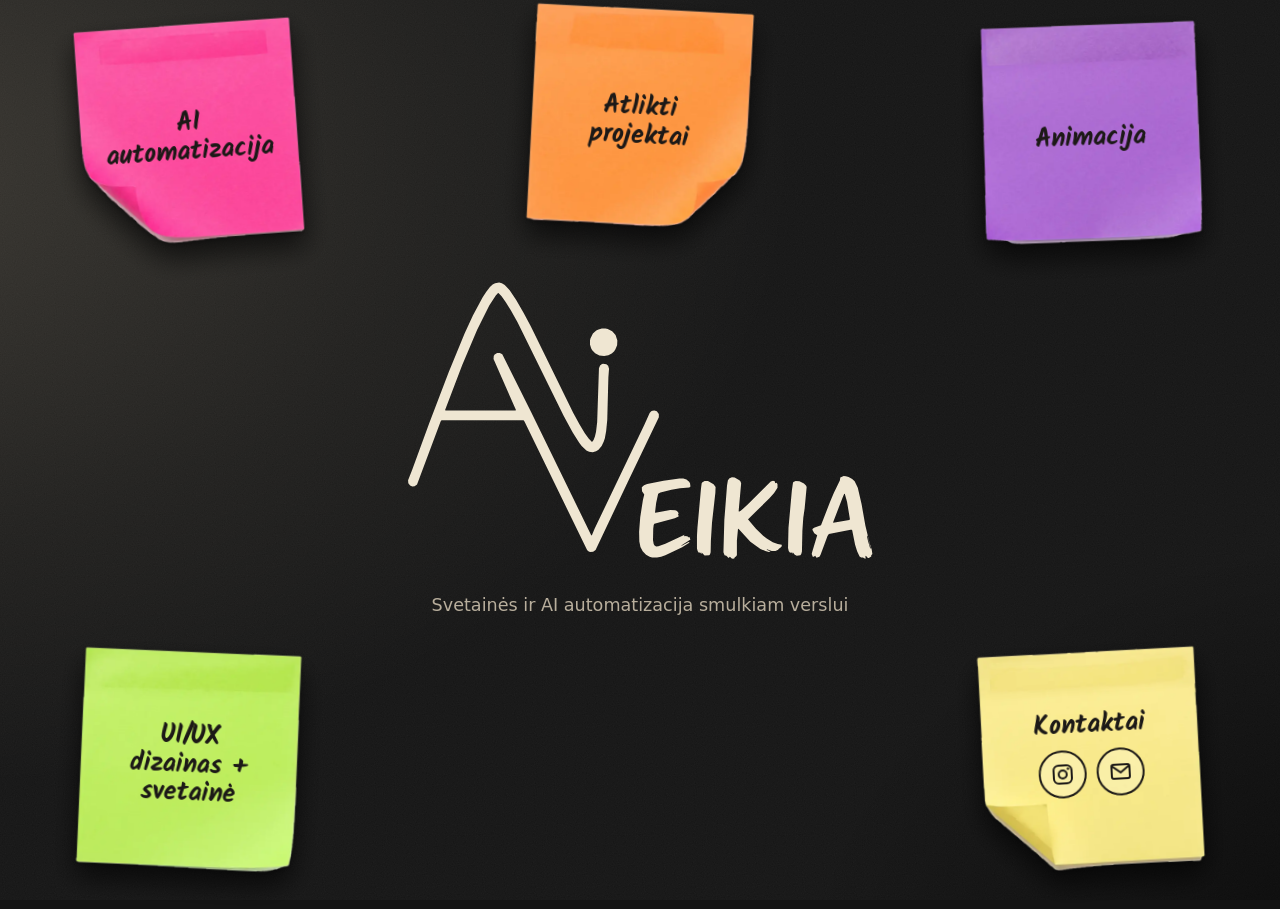
<file: index.html>
<!DOCTYPE html>
<html lang="lt">
<head>
<meta charset="utf-8">
<meta name="viewport" content="width=device-width, initial-scale=1">
<title>AI VEIKIA — svetainės ir AI automatizacija smulkiam verslui</title>
<meta name="description" content="Kuriu greitas svetaines ir automatizuoju kasdienius verslo darbus. Elektrėnai, dirbu su klientais visoje Lietuvoje.">
<link rel="canonical" href="https://aiveikia.lt/">
<meta name="theme-color" content="#141414">
<link rel="icon" href="/assets/logo.svg" type="image/svg+xml">
<link rel="preconnect" href="https://fonts.googleapis.com">
<link rel="preconnect" href="https://fonts.gstatic.com" crossorigin>
<link rel="stylesheet" href="https://fonts.googleapis.com/css2?family=Kalam:wght@700&display=swap">
<link rel="stylesheet" href="/assets/site.css">
<meta property="og:title" content="AI VEIKIA">
<meta property="og:description" content="Svetainės ir AI automatizacija smulkiam verslui.">
<meta property="og:type" content="website">
<script type="application/ld+json">
{"@context":"https://schema.org","@type":"ProfessionalService","name":"AI VEIKIA","url":"https://aiveikia.lt/","email":"infoaiveikia@gmail.com","sameAs":["https://www.instagram.com/aiveikia/"],"description":"Svetainės ir AI automatizacija smulkiam verslui.","address":{"@type":"PostalAddress","addressLocality":"Elektrėnai","addressCountry":"LT"},"areaServed":{"@type":"Country","name":"Lietuva"}}
</script>
<script>try{if(sessionStorage.getItem('aiv-intro'))document.documentElement.classList.add('no-intro')}catch(e){}</script>
</head>
<body>
<main class="home-wrap">
  <h1 class="home-logo"><img src="/assets/logo.svg" alt="AI VEIKIA" width="2140" height="1310"><span class="tag">Svetainės ir AI automatizacija smulkiam verslui</span></h1>
  <nav aria-label="Pagrindinė navigacija"><ul class="home-notes">
    <li><a class="note n-pink vt-ai" style="--r:-4deg" href="/ai-automatizacija/">AI automatizacija</a></li>
    <li><a class="note n-orange vt-projects" style="--r:3deg" href="/atlikti-projektai/">Atlikti projektai</a></li>
    <li><a class="note n-purple vt-anim" style="--r:-2deg" href="/animacija/">Animacija</a></li>
    <li><a class="note n-green vt-uiux" style="--r:2.5deg" href="/ui-ux-dizainas/">UI/UX dizainas + svetainė</a></li>
    <li><div class="note n-yellow vt-contact" style="--r:-3deg"><a class="note-title" href="/kontaktai/">Kontaktai</a><span class="icons"><a class="icon" href="https://www.instagram.com/aiveikia/" target="_blank" rel="noopener" aria-label="Instagram @aiveikia (atsidaro naujame lange)"><svg viewBox="0 0 24 24" aria-hidden="true" focusable="false" fill="none" stroke="currentColor" stroke-width="2"><rect x="3" y="3" width="18" height="18" rx="5"/><circle cx="12" cy="12" r="4"/><circle cx="17.5" cy="6.5" r="1.2" fill="currentColor" stroke="none"/></svg></a><button type="button" class="icon" data-copy="infoaiveikia@gmail.com" aria-describedby="home-copied" aria-label="Nukopijuoti el. paštą infoaiveikia@gmail.com"><svg viewBox="0 0 24 24" aria-hidden="true" focusable="false" fill="none" stroke="currentColor" stroke-width="2" stroke-linejoin="round"><rect x="3" y="5" width="18" height="14" rx="2"/><path d="M3.5 6.5 12 13l8.5-6.5"/></svg></button></span><span class="copied" id="home-copied" role="status" aria-live="polite"></span></div></li>
  </ul></nav>
</main>
<button type="button" class="skip">Praleisti</button>
<script src="/assets/site.js" defer></script>
</body>
</html>
</file>
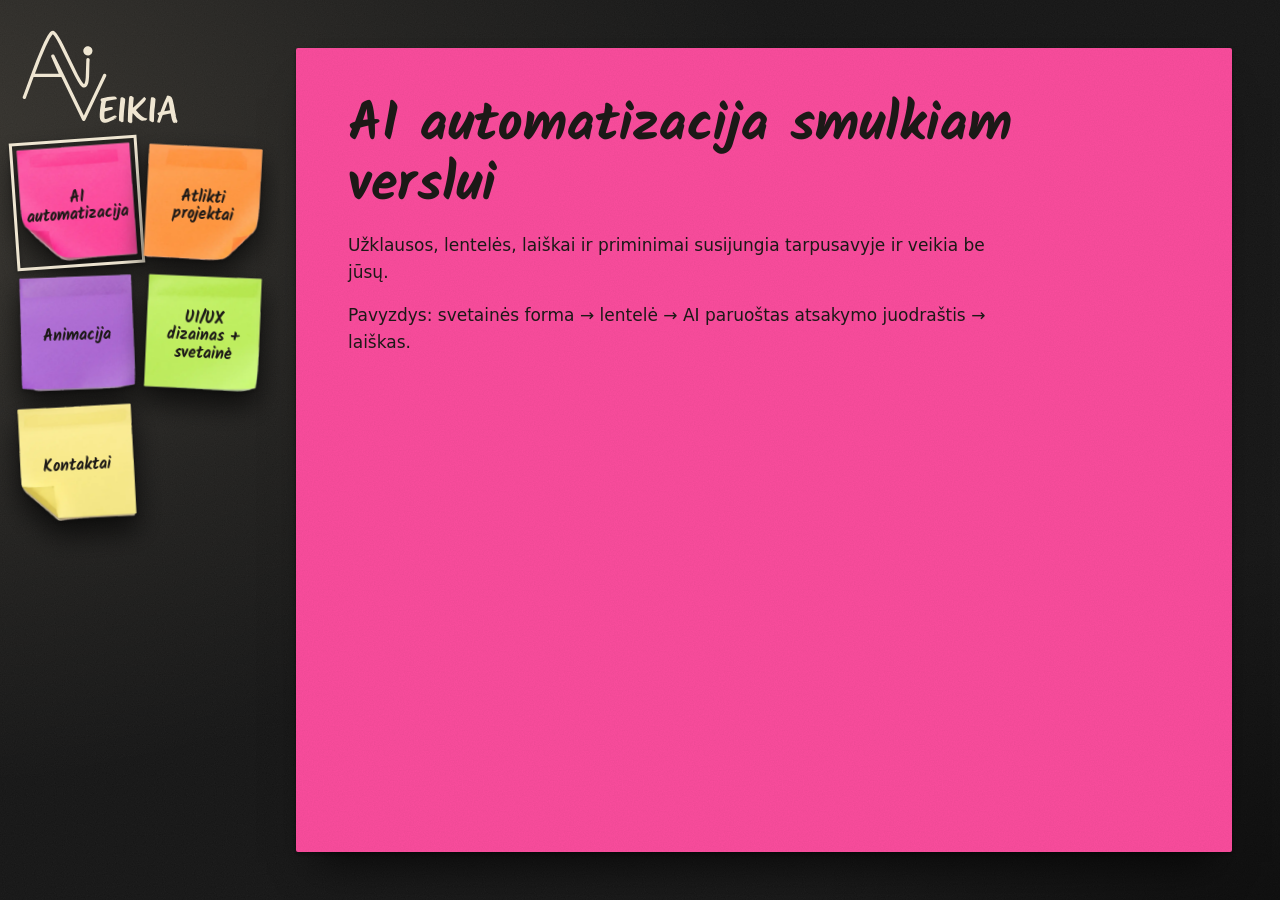
<file: ai-automatizacija/index.html>
<!DOCTYPE html>
<html lang="lt">
<head>
<meta charset="utf-8">
<meta name="viewport" content="width=device-width, initial-scale=1">
<title>AI automatizacija — AI VEIKIA</title>
<meta name="description" content="AI automatizacija smulkiam verslui: užklausos, lentelės, laiškai ir priminimai veikia be jūsų.">
<link rel="canonical" href="https://aiveikia.lt/ai-automatizacija/">
<meta name="theme-color" content="#141414">
<link rel="icon" href="/assets/logo.svg" type="image/svg+xml">
<link rel="preconnect" href="https://fonts.googleapis.com">
<link rel="preconnect" href="https://fonts.gstatic.com" crossorigin>
<link rel="stylesheet" href="https://fonts.googleapis.com/css2?family=Kalam:wght@700&display=swap">
<link rel="stylesheet" href="/assets/site.css">
</head>
<body>
<div class="page">
  <aside class="side">
    <a class="brand" href="/"><img src="/assets/logo.svg" alt="AI VEIKIA – pradžia" width="2140" height="1310"></a>
    <nav aria-label="Pagrindinė navigacija"><ul>
      <li><a class="note n-pink" style="--r:-4deg" href="/ai-automatizacija/" aria-current="page">AI automatizacija</a></li>
      <li><a class="note n-orange" style="--r:3deg" href="/atlikti-projektai/">Atlikti projektai</a></li>
      <li><a class="note n-purple" style="--r:-2deg" href="/animacija/">Animacija</a></li>
      <li><a class="note n-green" style="--r:2.5deg" href="/ui-ux-dizainas/">UI/UX dizainas + svetainė</a></li>
      <li><a class="note n-yellow" style="--r:-3deg" href="/kontaktai/">Kontaktai</a></li>
    </ul></nav>
  </aside>
  <main class="sheet s-pink vt-ai">
<h1>AI automatizacija smulkiam verslui</h1>
<p>Užklausos, lentelės, laiškai ir priminimai susijungia tarpusavyje ir veikia be jūsų.</p>
<p>Pavyzdys: svetainės forma → lentelė → AI paruoštas atsakymo juodraštis → laiškas.</p>
  </main>
</div>
<details class="mmenu">
  <summary><img src="/assets/logo.svg" alt="" width="2140" height="1310"><span>MENIU</span></summary>
  <nav class="mpanel" aria-label="Meniu">
    <a class="home-link" href="/">Pradžia</a>
    <a class="note n-orange" style="--r:3deg" href="/atlikti-projektai/">Atlikti projektai</a>
<a class="note n-purple" style="--r:-2deg" href="/animacija/">Animacija</a>
<a class="note n-green" style="--r:2.5deg" href="/ui-ux-dizainas/">UI/UX dizainas + svetainė</a>
<a class="note n-yellow" style="--r:-3deg" href="/kontaktai/">Kontaktai</a>
  </nav>
</details>
<script src="/assets/site.js" defer></script>
</body>
</html>
</file>
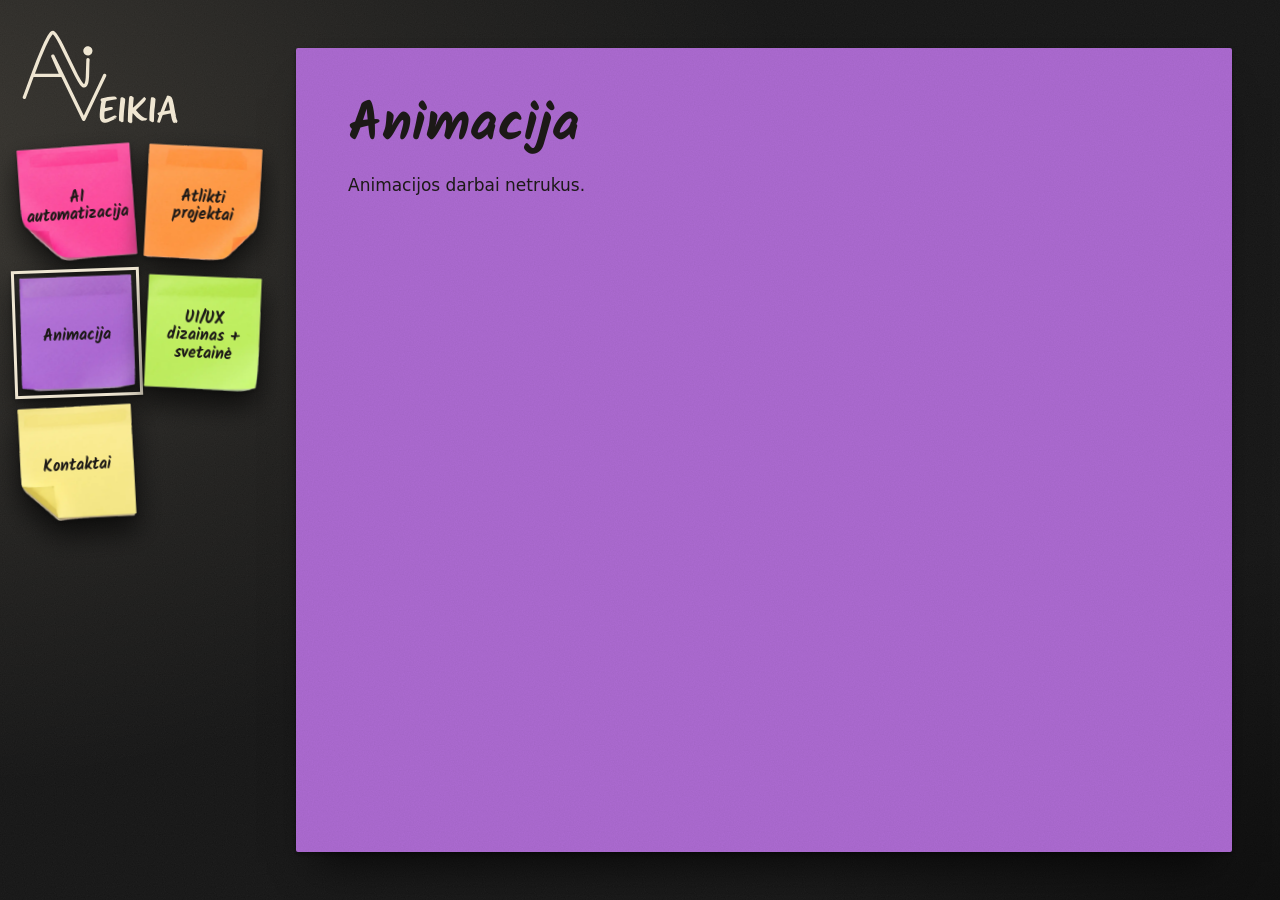
<file: animacija/index.html>
<!DOCTYPE html>
<html lang="lt">
<head>
<meta charset="utf-8">
<meta name="viewport" content="width=device-width, initial-scale=1">
<title>Animacija — AI VEIKIA</title>
<meta name="description" content="AI VEIKIA animacijos darbai.">
<link rel="canonical" href="https://aiveikia.lt/animacija/">
<meta name="theme-color" content="#141414">
<link rel="icon" href="/assets/logo.svg" type="image/svg+xml">
<link rel="preconnect" href="https://fonts.googleapis.com">
<link rel="preconnect" href="https://fonts.gstatic.com" crossorigin>
<link rel="stylesheet" href="https://fonts.googleapis.com/css2?family=Kalam:wght@700&display=swap">
<link rel="stylesheet" href="/assets/site.css">
</head>
<body>
<div class="page">
  <aside class="side">
    <a class="brand" href="/"><img src="/assets/logo.svg" alt="AI VEIKIA – pradžia" width="2140" height="1310"></a>
    <nav aria-label="Pagrindinė navigacija"><ul>
      <li><a class="note n-pink" style="--r:-4deg" href="/ai-automatizacija/">AI automatizacija</a></li>
      <li><a class="note n-orange" style="--r:3deg" href="/atlikti-projektai/">Atlikti projektai</a></li>
      <li><a class="note n-purple" style="--r:-2deg" href="/animacija/" aria-current="page">Animacija</a></li>
      <li><a class="note n-green" style="--r:2.5deg" href="/ui-ux-dizainas/">UI/UX dizainas + svetainė</a></li>
      <li><a class="note n-yellow" style="--r:-3deg" href="/kontaktai/">Kontaktai</a></li>
    </ul></nav>
  </aside>
  <main class="sheet s-purple vt-anim">
<h1>Animacija</h1>
<p>Animacijos darbai netrukus.</p>
  </main>
</div>
<details class="mmenu">
  <summary><img src="/assets/logo.svg" alt="" width="2140" height="1310"><span>MENIU</span></summary>
  <nav class="mpanel" aria-label="Meniu">
    <a class="home-link" href="/">Pradžia</a>
    <a class="note n-pink" style="--r:-4deg" href="/ai-automatizacija/">AI automatizacija</a>
<a class="note n-orange" style="--r:3deg" href="/atlikti-projektai/">Atlikti projektai</a>
<a class="note n-green" style="--r:2.5deg" href="/ui-ux-dizainas/">UI/UX dizainas + svetainė</a>
<a class="note n-yellow" style="--r:-3deg" href="/kontaktai/">Kontaktai</a>
  </nav>
</details>
<script src="/assets/site.js" defer></script>
</body>
</html>
</file>
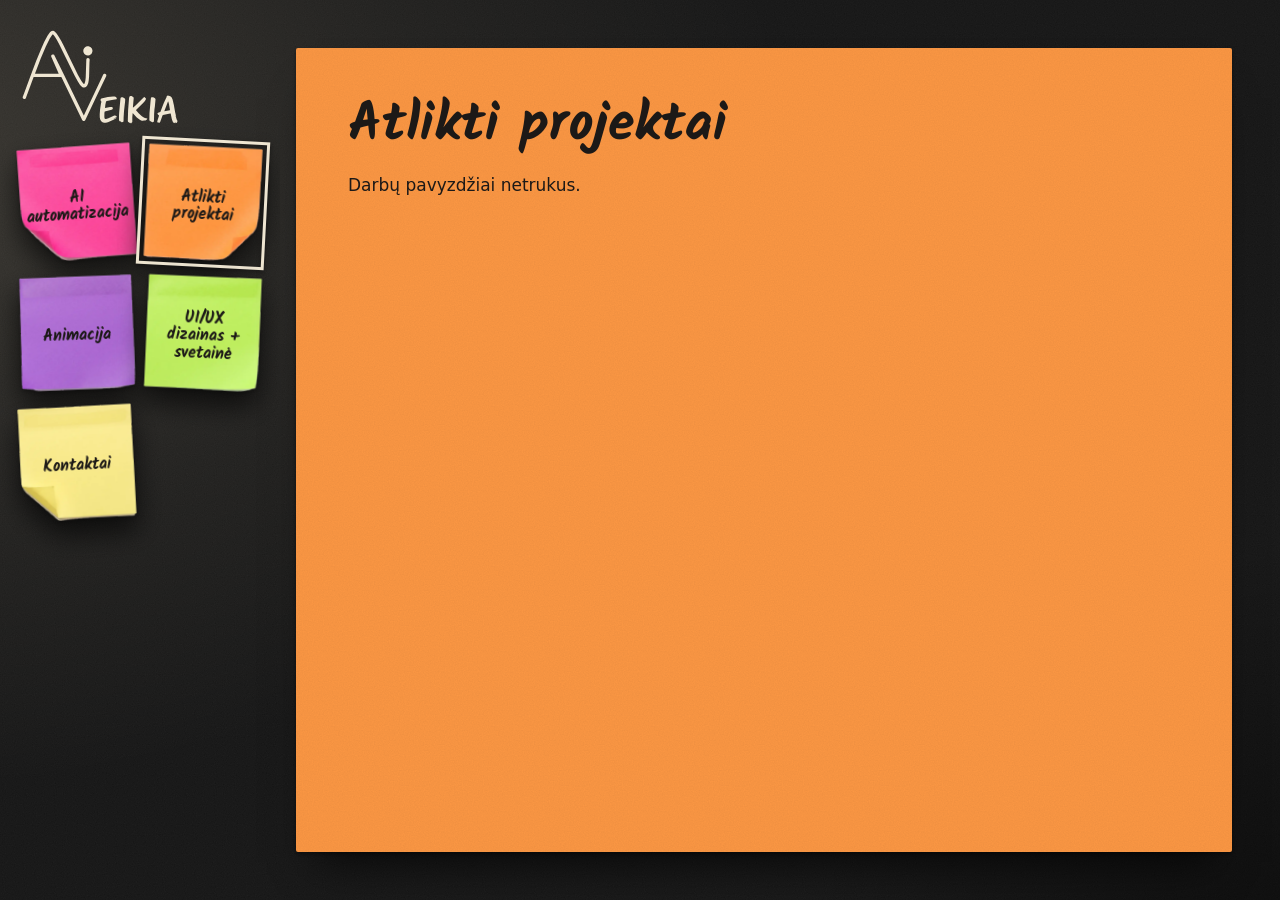
<file: atlikti-projektai/index.html>
<!DOCTYPE html>
<html lang="lt">
<head>
<meta charset="utf-8">
<meta name="viewport" content="width=device-width, initial-scale=1">
<title>Atlikti projektai — AI VEIKIA</title>
<meta name="description" content="AI VEIKIA atlikti darbai ir darbų pavyzdžiai.">
<link rel="canonical" href="https://aiveikia.lt/atlikti-projektai/">
<meta name="theme-color" content="#141414">
<link rel="icon" href="/assets/logo.svg" type="image/svg+xml">
<link rel="preconnect" href="https://fonts.googleapis.com">
<link rel="preconnect" href="https://fonts.gstatic.com" crossorigin>
<link rel="stylesheet" href="https://fonts.googleapis.com/css2?family=Kalam:wght@700&display=swap">
<link rel="stylesheet" href="/assets/site.css">
</head>
<body>
<div class="page">
  <aside class="side">
    <a class="brand" href="/"><img src="/assets/logo.svg" alt="AI VEIKIA – pradžia" width="2140" height="1310"></a>
    <nav aria-label="Pagrindinė navigacija"><ul>
      <li><a class="note n-pink" style="--r:-4deg" href="/ai-automatizacija/">AI automatizacija</a></li>
      <li><a class="note n-orange" style="--r:3deg" href="/atlikti-projektai/" aria-current="page">Atlikti projektai</a></li>
      <li><a class="note n-purple" style="--r:-2deg" href="/animacija/">Animacija</a></li>
      <li><a class="note n-green" style="--r:2.5deg" href="/ui-ux-dizainas/">UI/UX dizainas + svetainė</a></li>
      <li><a class="note n-yellow" style="--r:-3deg" href="/kontaktai/">Kontaktai</a></li>
    </ul></nav>
  </aside>
  <main class="sheet s-orange vt-projects">
<h1>Atlikti projektai</h1>
<p>Darbų pavyzdžiai netrukus.</p>
  </main>
</div>
<details class="mmenu">
  <summary><img src="/assets/logo.svg" alt="" width="2140" height="1310"><span>MENIU</span></summary>
  <nav class="mpanel" aria-label="Meniu">
    <a class="home-link" href="/">Pradžia</a>
    <a class="note n-pink" style="--r:-4deg" href="/ai-automatizacija/">AI automatizacija</a>
<a class="note n-purple" style="--r:-2deg" href="/animacija/">Animacija</a>
<a class="note n-green" style="--r:2.5deg" href="/ui-ux-dizainas/">UI/UX dizainas + svetainė</a>
<a class="note n-yellow" style="--r:-3deg" href="/kontaktai/">Kontaktai</a>
  </nav>
</details>
<script src="/assets/site.js" defer></script>
</body>
</html>
</file>
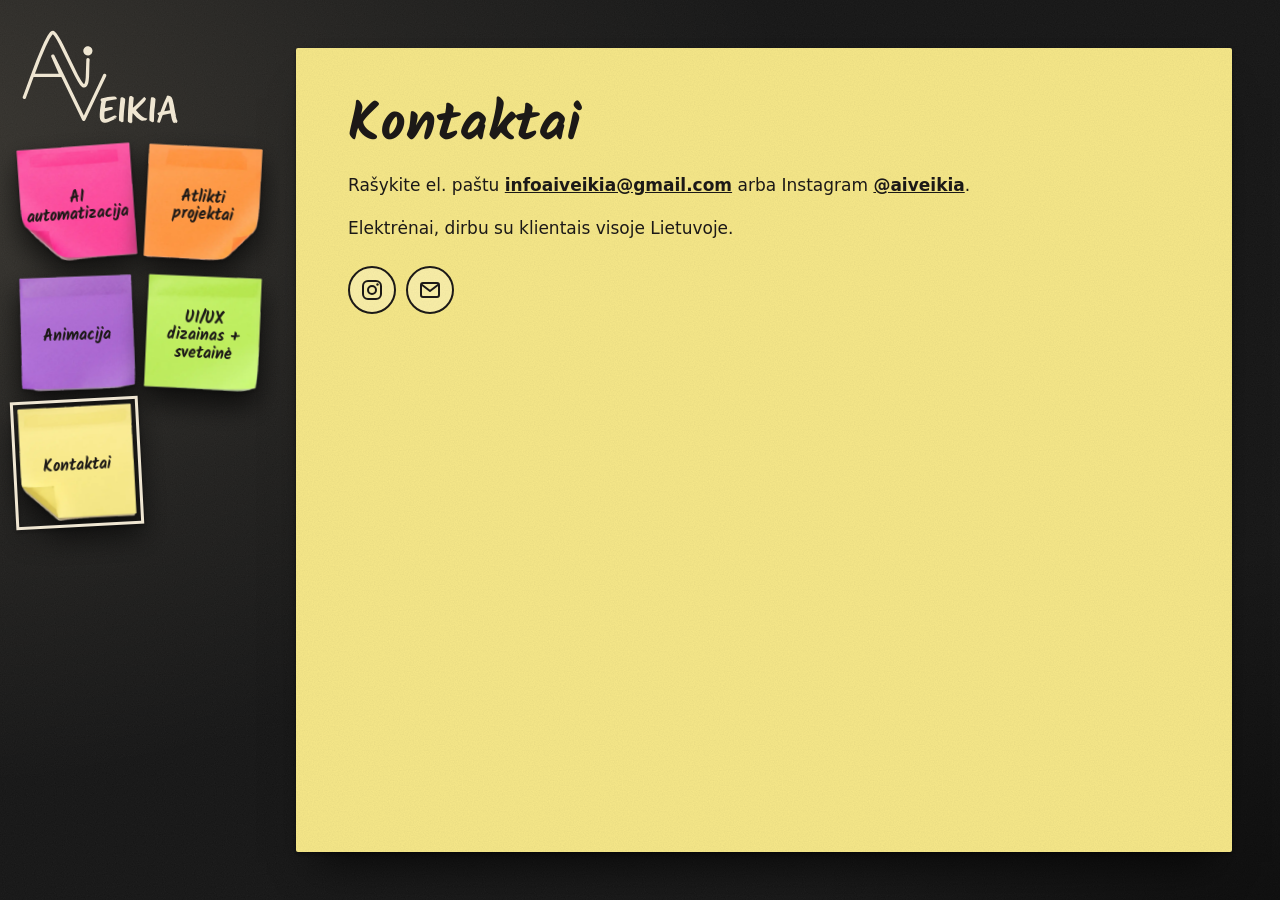
<file: kontaktai/index.html>
<!DOCTYPE html>
<html lang="lt">
<head>
<meta charset="utf-8">
<meta name="viewport" content="width=device-width, initial-scale=1">
<title>Kontaktai — AI VEIKIA</title>
<meta name="description" content="Susisiekite su AI VEIKIA: infoaiveikia@gmail.com, Instagram @aiveikia. Elektrėnai, Lietuva.">
<link rel="canonical" href="https://aiveikia.lt/kontaktai/">
<meta name="theme-color" content="#141414">
<link rel="icon" href="/assets/logo.svg" type="image/svg+xml">
<link rel="preconnect" href="https://fonts.googleapis.com">
<link rel="preconnect" href="https://fonts.gstatic.com" crossorigin>
<link rel="stylesheet" href="https://fonts.googleapis.com/css2?family=Kalam:wght@700&display=swap">
<link rel="stylesheet" href="/assets/site.css">
</head>
<body>
<div class="page">
  <aside class="side">
    <a class="brand" href="/"><img src="/assets/logo.svg" alt="AI VEIKIA – pradžia" width="2140" height="1310"></a>
    <nav aria-label="Pagrindinė navigacija"><ul>
      <li><a class="note n-pink" style="--r:-4deg" href="/ai-automatizacija/">AI automatizacija</a></li>
      <li><a class="note n-orange" style="--r:3deg" href="/atlikti-projektai/">Atlikti projektai</a></li>
      <li><a class="note n-purple" style="--r:-2deg" href="/animacija/">Animacija</a></li>
      <li><a class="note n-green" style="--r:2.5deg" href="/ui-ux-dizainas/">UI/UX dizainas + svetainė</a></li>
      <li><a class="note n-yellow" style="--r:-3deg" href="/kontaktai/" aria-current="page">Kontaktai</a></li>
    </ul></nav>
  </aside>
  <main class="sheet s-yellow vt-contact">
<h1>Kontaktai</h1>
<p>Rašykite el. paštu <a href="mailto:infoaiveikia@gmail.com">infoaiveikia@gmail.com</a> arba Instagram <a href="https://www.instagram.com/aiveikia/" target="_blank" rel="noopener">@aiveikia</a>.</p>
<p>Elektrėnai, dirbu su klientais visoje Lietuvoje.</p>
<div class="contact-row"><span class="icons"><a class="icon" href="https://www.instagram.com/aiveikia/" target="_blank" rel="noopener" aria-label="Instagram @aiveikia (atsidaro naujame lange)"><svg viewBox="0 0 24 24" aria-hidden="true" focusable="false" fill="none" stroke="currentColor" stroke-width="2"><rect x="3" y="3" width="18" height="18" rx="5"/><circle cx="12" cy="12" r="4"/><circle cx="17.5" cy="6.5" r="1.2" fill="currentColor" stroke="none"/></svg></a><button type="button" class="icon" data-copy="infoaiveikia@gmail.com" aria-describedby="page-copied" aria-label="Nukopijuoti el. paštą infoaiveikia@gmail.com"><svg viewBox="0 0 24 24" aria-hidden="true" focusable="false" fill="none" stroke="currentColor" stroke-width="2" stroke-linejoin="round"><rect x="3" y="5" width="18" height="14" rx="2"/><path d="M3.5 6.5 12 13l8.5-6.5"/></svg></button></span><span class="copied" id="page-copied" role="status" aria-live="polite"></span></div>
  </main>
</div>
<details class="mmenu">
  <summary><img src="/assets/logo.svg" alt="" width="2140" height="1310"><span>MENIU</span></summary>
  <nav class="mpanel" aria-label="Meniu">
    <a class="home-link" href="/">Pradžia</a>
    <a class="note n-pink" style="--r:-4deg" href="/ai-automatizacija/">AI automatizacija</a>
<a class="note n-orange" style="--r:3deg" href="/atlikti-projektai/">Atlikti projektai</a>
<a class="note n-purple" style="--r:-2deg" href="/animacija/">Animacija</a>
<a class="note n-green" style="--r:2.5deg" href="/ui-ux-dizainas/">UI/UX dizainas + svetainė</a>
  </nav>
</details>
<script src="/assets/site.js" defer></script>
</body>
</html>
</file>
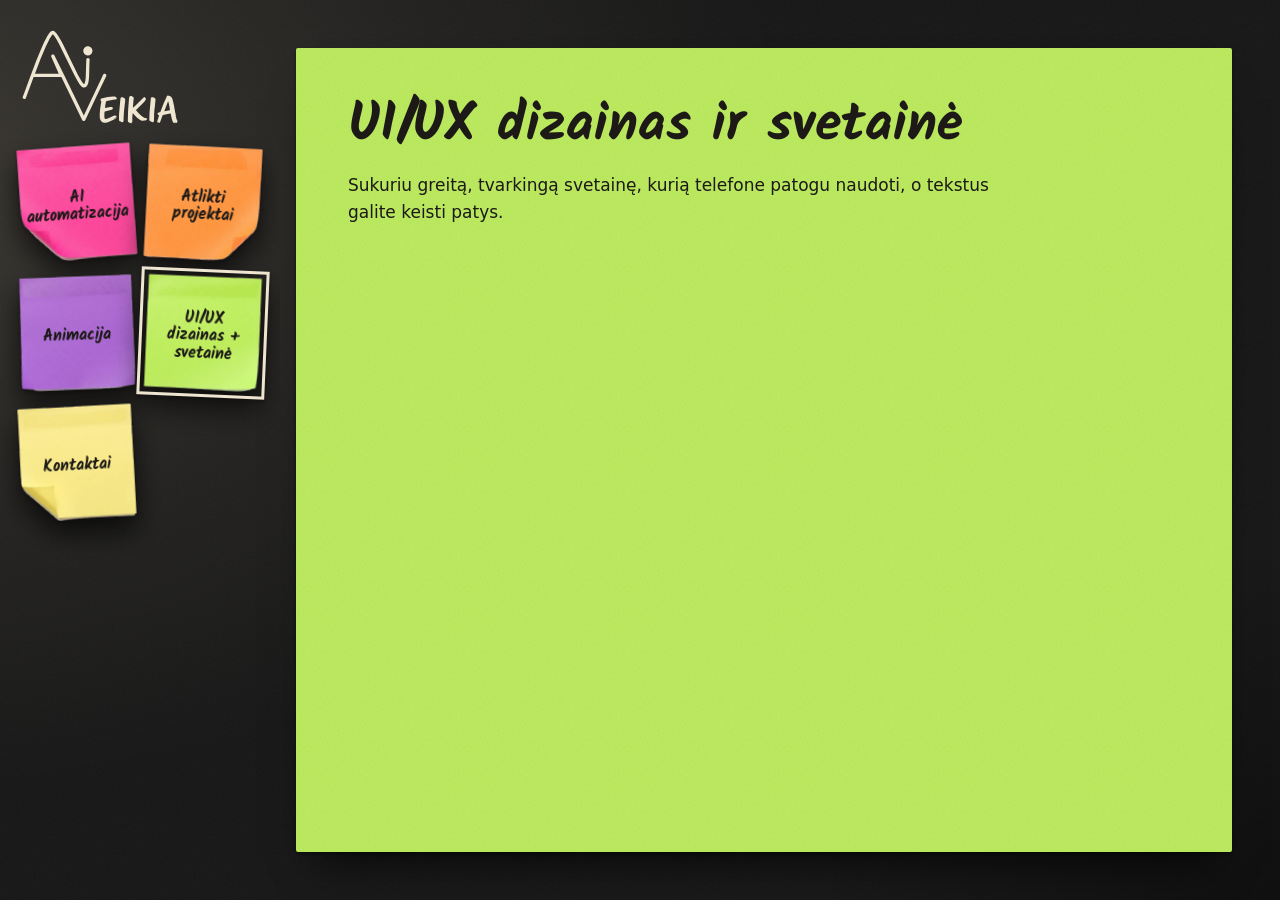
<file: ui-ux-dizainas/index.html>
<!DOCTYPE html>
<html lang="lt">
<head>
<meta charset="utf-8">
<meta name="viewport" content="width=device-width, initial-scale=1">
<title>UI/UX dizainas ir svetainė — AI VEIKIA</title>
<meta name="description" content="UI/UX dizainas ir greitos, tvarkingos svetainės smulkiam verslui. Elektrėnai, dirbu su klientais visoje Lietuvoje.">
<link rel="canonical" href="https://aiveikia.lt/ui-ux-dizainas/">
<meta name="theme-color" content="#141414">
<link rel="icon" href="/assets/logo.svg" type="image/svg+xml">
<link rel="preconnect" href="https://fonts.googleapis.com">
<link rel="preconnect" href="https://fonts.gstatic.com" crossorigin>
<link rel="stylesheet" href="https://fonts.googleapis.com/css2?family=Kalam:wght@700&display=swap">
<link rel="stylesheet" href="/assets/site.css">
</head>
<body>
<div class="page">
  <aside class="side">
    <a class="brand" href="/"><img src="/assets/logo.svg" alt="AI VEIKIA – pradžia" width="2140" height="1310"></a>
    <nav aria-label="Pagrindinė navigacija"><ul>
      <li><a class="note n-pink" style="--r:-4deg" href="/ai-automatizacija/">AI automatizacija</a></li>
      <li><a class="note n-orange" style="--r:3deg" href="/atlikti-projektai/">Atlikti projektai</a></li>
      <li><a class="note n-purple" style="--r:-2deg" href="/animacija/">Animacija</a></li>
      <li><a class="note n-green" style="--r:2.5deg" href="/ui-ux-dizainas/" aria-current="page">UI/UX dizainas + svetainė</a></li>
      <li><a class="note n-yellow" style="--r:-3deg" href="/kontaktai/">Kontaktai</a></li>
    </ul></nav>
  </aside>
  <main class="sheet s-green vt-uiux">
<h1>UI/UX dizainas ir svetainė</h1>
<p>Sukuriu greitą, tvarkingą svetainę, kurią telefone patogu naudoti, o tekstus galite keisti patys.</p>
  </main>
</div>
<details class="mmenu">
  <summary><img src="/assets/logo.svg" alt="" width="2140" height="1310"><span>MENIU</span></summary>
  <nav class="mpanel" aria-label="Meniu">
    <a class="home-link" href="/">Pradžia</a>
    <a class="note n-pink" style="--r:-4deg" href="/ai-automatizacija/">AI automatizacija</a>
<a class="note n-orange" style="--r:3deg" href="/atlikti-projektai/">Atlikti projektai</a>
<a class="note n-purple" style="--r:-2deg" href="/animacija/">Animacija</a>
<a class="note n-yellow" style="--r:-3deg" href="/kontaktai/">Kontaktai</a>
  </nav>
</details>
<script src="/assets/site.js" defer></script>
</body>
</html>
</file>
<file: assets/site.css>
/* AI VEIKIA – bendras stilius visiems puslapiams.
   Fonas: matinis juodas su lempos šviesa iš kairės. Lapeliai: tikros nuotraukos (WebP).
   Tekstas ant lapelių tamsus (#1C1917): kontrastas su visomis lapelių spalvomis ≥ 4,8:1. */

:root {
  --bg: #141414;
  --cream: #EFE6D2;      /* šviesus tekstas ant fono, 14,8:1 */
  --soft: #B8AE9C;       /* antrinis tekstas ant fono, 8,4:1 */
  --ink: #1C1917;        /* tekstas ant lapelių */
  --pink: #FC4D9E;
  --orange: #FD9844;
  --purple: #AD6BD2;
  --green: #BFEE61;
  --yellow: #F8E98A;
  --hand: "Kalam", "Segoe Print", "Comic Sans MS", cursive;
  --sans: ui-sans-serif, system-ui, "Segoe UI", Roboto, Helvetica, Arial, sans-serif;
}

* { box-sizing: border-box; }
html { scroll-padding-bottom: 8rem; }
html, body { margin: 0; }
body {
  min-height: 100svh;
  color: var(--cream);
  font-family: var(--sans);
  font-size: 17px;
  line-height: 1.6;
  -webkit-font-smoothing: antialiased;
  background-color: var(--bg);
  /* Lempos šviesa iš kairės + lengvas popieriaus grūdėtumas */
  background-image:
    radial-gradient(120vmax 80vmax at -12% 18%, rgba(255, 236, 200, .16), rgba(255, 236, 200, .05) 38%, transparent 62%),
    radial-gradient(80vmax 60vmax at 110% 110%, rgba(0, 0, 0, .55), transparent 60%),
    url("data:image/svg+xml,%3Csvg xmlns='http://www.w3.org/2000/svg' width='160' height='160'%3E%3Cfilter id='n'%3E%3CfeTurbulence type='fractalNoise' baseFrequency='.9' numOctaves='2' stitchTiles='stitch'/%3E%3CfeColorMatrix values='0 0 0 0 1 0 0 0 0 1 0 0 0 0 1 0 0 0 .05 0'/%3E%3C/filter%3E%3Crect width='100%25' height='100%25' filter='url(%23n)'/%3E%3C/svg%3E");
  background-attachment: fixed;
}
:focus-visible { outline: 3px solid var(--cream); outline-offset: 4px; border-radius: 3px; }
a { color: inherit; }
.sr-only { position: absolute; width: 1px; height: 1px; padding: 0; margin: -1px; overflow: hidden; clip: rect(0 0 0 0); white-space: nowrap; border: 0; }

/* ---------- Lapelis ---------- */
.note {
  position: relative;
  display: flex; flex-direction: column; align-items: center; justify-content: center; gap: .5rem;
  aspect-ratio: 1 / 1;
  padding: 18% 12% 14%;
  background: center / 100% 100% no-repeat;
  color: var(--ink);
  font-family: var(--hand); font-weight: 700; line-height: 1.12; text-align: center;
  text-decoration: none;
  filter: drop-shadow(0 14px 14px rgba(0, 0, 0, .55)) drop-shadow(0 2px 2px rgba(0, 0, 0, .4));
  transform: rotate(var(--r, 0deg));
  transition: transform .2s ease, filter .2s ease;
}
a.note:hover, a.note:focus-visible, .note:has(.note-title:hover) {
  transform: rotate(0deg) translateY(-4px) scale(1.03);
  filter: drop-shadow(0 22px 18px rgba(0, 0, 0, .6)) drop-shadow(0 3px 3px rgba(0, 0, 0, .4));
}
a.note:focus-visible { outline-color: var(--cream); }
.note-title { color: inherit; text-decoration: none; }
.note-title::after { content: ""; position: absolute; inset: 0; } /* visas lapelis paspaudžiamas */
.n-pink   { background-image: url("/assets/notes/pink.webp"); }
.n-orange { background-image: url("/assets/notes/orange.webp"); }
.n-purple { background-image: url("/assets/notes/purple.webp"); }
.n-green  { background-image: url("/assets/notes/green.webp"); }
.n-yellow { background-image: url("/assets/notes/yellow.webp"); }

/* Kontaktų lapelio ikonos (virš „visas lapelis“ nuorodos) */
.icons { position: relative; z-index: 1; display: flex; gap: .6rem; }
.icon {
  display: inline-flex; align-items: center; justify-content: center;
  width: 48px; height: 48px; border-radius: 50%;
  border: 2px solid var(--ink); background: rgba(255, 255, 255, .25);
  color: var(--ink); cursor: pointer; padding: 0;
}
.icon:hover { background: var(--ink); color: var(--yellow); }
.icon:focus-visible { outline: 3px solid var(--ink); outline-offset: 2px; }
.icon svg { width: 24px; height: 24px; }
.copied { position: relative; z-index: 1; min-height: 1.2em; font-family: var(--sans); font-size: .8rem; font-weight: 700; }

/* ---------- Pradžia ---------- */
.home-wrap {
  min-height: 100svh; max-width: 72rem; margin: 0 auto; padding: 1.5rem 16px 2.5rem;
  display: grid; align-content: center; gap: 1.1rem 1.25rem;
  grid-template-columns: 1fr 1fr;
  grid-template-areas: "logo logo" "a b" "c d" "e e";
}
.home-logo { grid-area: logo; margin: 0; text-align: center; }
.home-logo img { width: min(60vw, 17rem); height: auto; display: inline-block; }
.home-logo .tag { display: block; margin-top: .5rem; color: var(--soft); font-size: clamp(.95rem, 2.4vw, 1.1rem); font-weight: 500; }
.home-wrap > nav, .home-notes { display: contents; }
.home-notes li { list-style: none; }
.home-notes .note { width: 100%; font-size: clamp(1.05rem, 4.6vw, 1.5rem); }
.home-notes li:nth-child(1) { grid-area: a; }
.home-notes li:nth-child(2) { grid-area: b; }
.home-notes li:nth-child(3) { grid-area: c; }
.home-notes li:nth-child(4) { grid-area: d; }
.home-notes li:nth-child(5) { grid-area: e; justify-self: center; width: 50%; }

@media (min-width: 48rem) {
  .home-wrap {
    grid-template-columns: repeat(3, 1fr);
    grid-template-areas: "a b c" "logo logo logo" "d . e";
    column-gap: clamp(2rem, 7vw, 7rem); row-gap: 1rem;
  }
  .home-logo { padding: 1rem 0; }
  .home-logo img { width: min(38vw, 30rem); }
  .home-notes .note { width: clamp(10rem, 17vw, 14.5rem); font-size: clamp(1.3rem, 2vw, 1.75rem); }
  .home-notes li { display: flex; justify-content: center; }
  .home-notes li:nth-child(1) { grid-area: a; justify-content: flex-start; }
  .home-notes li:nth-child(2) { grid-area: b; align-items: flex-start; margin-top: -1rem; }
  .home-notes li:nth-child(3) { grid-area: c; justify-content: flex-end; }
  .home-notes li:nth-child(4) { grid-area: d; justify-content: flex-start; }
  .home-notes li:nth-child(5) { grid-area: e; justify-content: flex-end; justify-self: stretch; width: auto; }
}

/* ---------- Įžanga (tik pradžioje, ~2,4 s) ---------- */
.skip {
  position: fixed; right: 16px; bottom: 16px; z-index: 30;
  min-height: 44px; padding: .5rem 1rem; border-radius: 4px;
  border: 2px solid var(--cream); background: rgba(20, 20, 20, .8); color: var(--cream);
  font: 700 .95rem var(--sans); cursor: pointer;
}
.no-intro .skip { display: none; }
@media (prefers-reduced-motion: reduce) { .skip { display: none; } }
@media (prefers-reduced-motion: no-preference) {
  html:not(.no-intro) .home-logo img { animation: write 1.1s cubic-bezier(.55, 0, .35, 1) .15s both; }
  html:not(.no-intro) .home-logo .tag { animation: fade .5s ease 1.1s both; }
  html:not(.no-intro) .home-notes .note { animation: stick .38s cubic-bezier(.2, .9, .25, 1.1) both; }
  html:not(.no-intro) .home-notes li:nth-child(1) .note { animation-delay: 1.25s; }
  html:not(.no-intro) .home-notes li:nth-child(2) .note { animation-delay: 1.45s; }
  html:not(.no-intro) .home-notes li:nth-child(3) .note { animation-delay: 1.65s; }
  html:not(.no-intro) .home-notes li:nth-child(4) .note { animation-delay: 1.85s; }
  html:not(.no-intro) .home-notes li:nth-child(5) .note { animation-delay: 2.05s; }
  html:not(.no-intro) .skip { animation: fade .3s ease 2.4s reverse both; }
}
@keyframes write { from { clip-path: inset(0 100% 0 0); } to { clip-path: inset(0 0 0 0); } }
@keyframes fade { from { opacity: 0; } to { opacity: 1; } }
@keyframes stick {
  0%   { opacity: 0; transform: translateY(-40px) rotate(calc(var(--r, 0deg) + 9deg)) scale(1.18); }
  70%  { opacity: 1; transform: translateY(2px) rotate(var(--r, 0deg)) scale(.98); }
  100% { opacity: 1; transform: rotate(var(--r, 0deg)) scale(1); }
}

/* ---------- Puslapių perėjimas: lapelis išsididina per visą ekraną ---------- */
@view-transition { navigation: auto; }
::view-transition-group(*) { animation-duration: .5s; animation-timing-function: cubic-bezier(.3, 0, .2, 1); }
@media (prefers-reduced-motion: reduce) {
  @view-transition { navigation: none; }
  *, *::before, *::after { animation: none !important; transition: none !important; }
}
.vt-ai       { view-transition-name: vt-ai; }
.vt-projects { view-transition-name: vt-projects; }
.vt-anim     { view-transition-name: vt-anim; }
.vt-uiux     { view-transition-name: vt-uiux; }
.vt-contact  { view-transition-name: vt-contact; }

/* ---------- Vidiniai puslapiai ---------- */
.page { min-height: 100svh; }
.side { display: none; }
.sheet {
  margin: 1.25rem 12px 7.5rem; padding: 2.25rem 1.5rem 2.5rem;
  background: var(--sheet) url("data:image/svg+xml,%3Csvg xmlns='http://www.w3.org/2000/svg' width='160' height='160'%3E%3Cfilter id='n'%3E%3CfeTurbulence type='fractalNoise' baseFrequency='.8' numOctaves='2' stitchTiles='stitch'/%3E%3CfeColorMatrix values='0 0 0 0 0 0 0 0 0 0 0 0 0 0 0 0 0 0 .06 0'/%3E%3C/filter%3E%3Crect width='100%25' height='100%25' filter='url(%23n)'/%3E%3C/svg%3E");
  color: var(--ink); border-radius: 2px;
  box-shadow: 0 30px 40px -20px rgba(0, 0, 0, .7), 0 2px 4px rgba(0, 0, 0, .4);
}
.sheet h1 { font-family: var(--hand); font-weight: 700; font-size: clamp(2rem, 7vw, 3.4rem); line-height: 1.1; margin: 0 0 1rem; }
.sheet p { max-width: 60ch; margin: 0 0 1rem; }
.sheet a { color: var(--ink); font-weight: 700; }
.s-pink { --sheet: var(--pink); } .s-orange { --sheet: var(--orange); } .s-purple { --sheet: var(--purple); }
.s-green { --sheet: var(--green); } .s-yellow { --sheet: var(--yellow); }
.contact-row { display: flex; flex-wrap: wrap; align-items: center; gap: .75rem 1rem; margin-top: 1.5rem; }
.contact-row .copied { font-size: .9rem; }

/* Kompiuteris ir planšetė: kairėje sumažinti lapeliai, virš jų AI VEIKIA */
@media (min-width: 48rem) {
  .page { display: grid; grid-template-columns: 17.5rem 1fr; }
  .side {
    display: flex; flex-direction: column; gap: 1.25rem;
    position: sticky; top: 0; height: 100svh; overflow-y: auto; padding: 1.75rem 1.25rem;
  }
  .side .brand img { width: 10rem; height: auto; display: block; }
  .side ul { list-style: none; margin: 0; padding: 0; display: grid; grid-template-columns: 1fr 1fr; gap: 1rem .75rem; }
  .side .note { font-size: 1rem; padding: 18% 10% 12%; }
  .side .note[aria-current="page"] { outline: 3px solid var(--cream); outline-offset: 4px; }
  .sheet { margin: 3rem 3rem 3rem 1rem; padding: 3rem 3.25rem; min-height: calc(100svh - 6rem); }
  .mmenu { display: none; }
}

/* Telefonas: apačioje lipnus „MENIU“ lapelis su logotipu */
.mmenu { position: fixed; left: 12px; bottom: 12px; z-index: 20; }
.mmenu > summary {
  list-style: none; cursor: pointer;
  width: 6.5rem; aspect-ratio: 1 / 1; display: flex; flex-direction: column; align-items: center; justify-content: center; gap: .15rem;
  padding: 14% 10% 10%;
  background: url("/assets/notes/green.webp") center / 100% 100% no-repeat;
  filter: drop-shadow(0 10px 10px rgba(0, 0, 0, .6));
  color: var(--ink); font: 700 1.05rem var(--hand); letter-spacing: .06em;
  transform: rotate(-3deg);
}
.mmenu > summary::-webkit-details-marker { display: none; }
.mmenu > summary img { width: 70%; height: auto; filter: brightness(0) saturate(100%); opacity: .85; }
.mmenu[open] > summary { transform: rotate(0deg); }
.mpanel {
  position: absolute; left: 0; bottom: calc(100% + 10px);
  width: min(19rem, calc(100vw - 24px));
  display: grid; grid-template-columns: 1fr 1fr; gap: .75rem;
}
.mpanel .note { font-size: .95rem; }
.mpanel .home-link {
  grid-column: span 2; display: flex; align-items: center; justify-content: center; min-height: 48px;
  border: 2px solid var(--cream); border-radius: 4px; background: rgba(20, 20, 20, .9);
  color: var(--cream); font: 700 1rem var(--sans); text-decoration: none;
}
</file>
